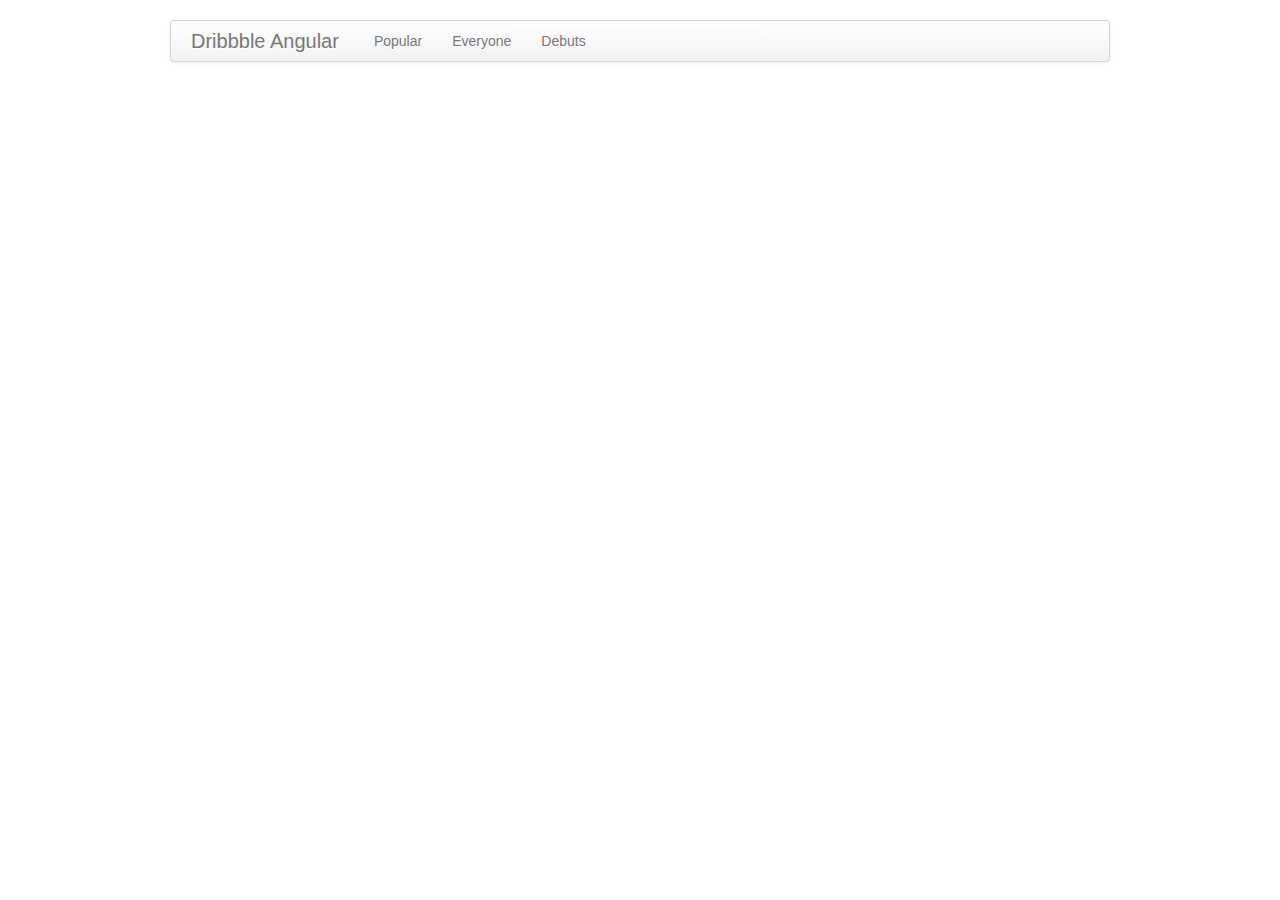
<file: index.html>
<!DOCTYPE html>
<html lang="en" ng-app="dabbble">
<head>
    <meta charset="utf-8">
    <title>Dribbble Angular</title>
    <link rel="stylesheet" href="lib/bootstrap/css/bootstrap.css" />
    <link rel="stylesheet" href="css/app.css" />
</head>
<body ng-controller="AppCtrl">
    <div class="container">
        <div class="navbar">
            <div class="navbar-inner">
                <a class="brand" href="#/">Dribbble Angular</a>
                <ul class="nav">
                    <li><a href="#/popular">Popular</a></li>
                    <li><a href="#/everyone">Everyone</a></li>
                    <li><a href="#/debuts">Debuts</a></li>
                </ul>
            </div>
        </div>
        <div ng-view></div>
    </div>
    <script src="lib/angular/angular.js"></script>
    <script src="js/app.js"></script>
    <script src="js/services.js"></script>
    <script src="js/controllers.js"></script>
    <script src="js/filters.js"></script>
    <script src="js/directives.js"></script>
</body>
</html>
</file>
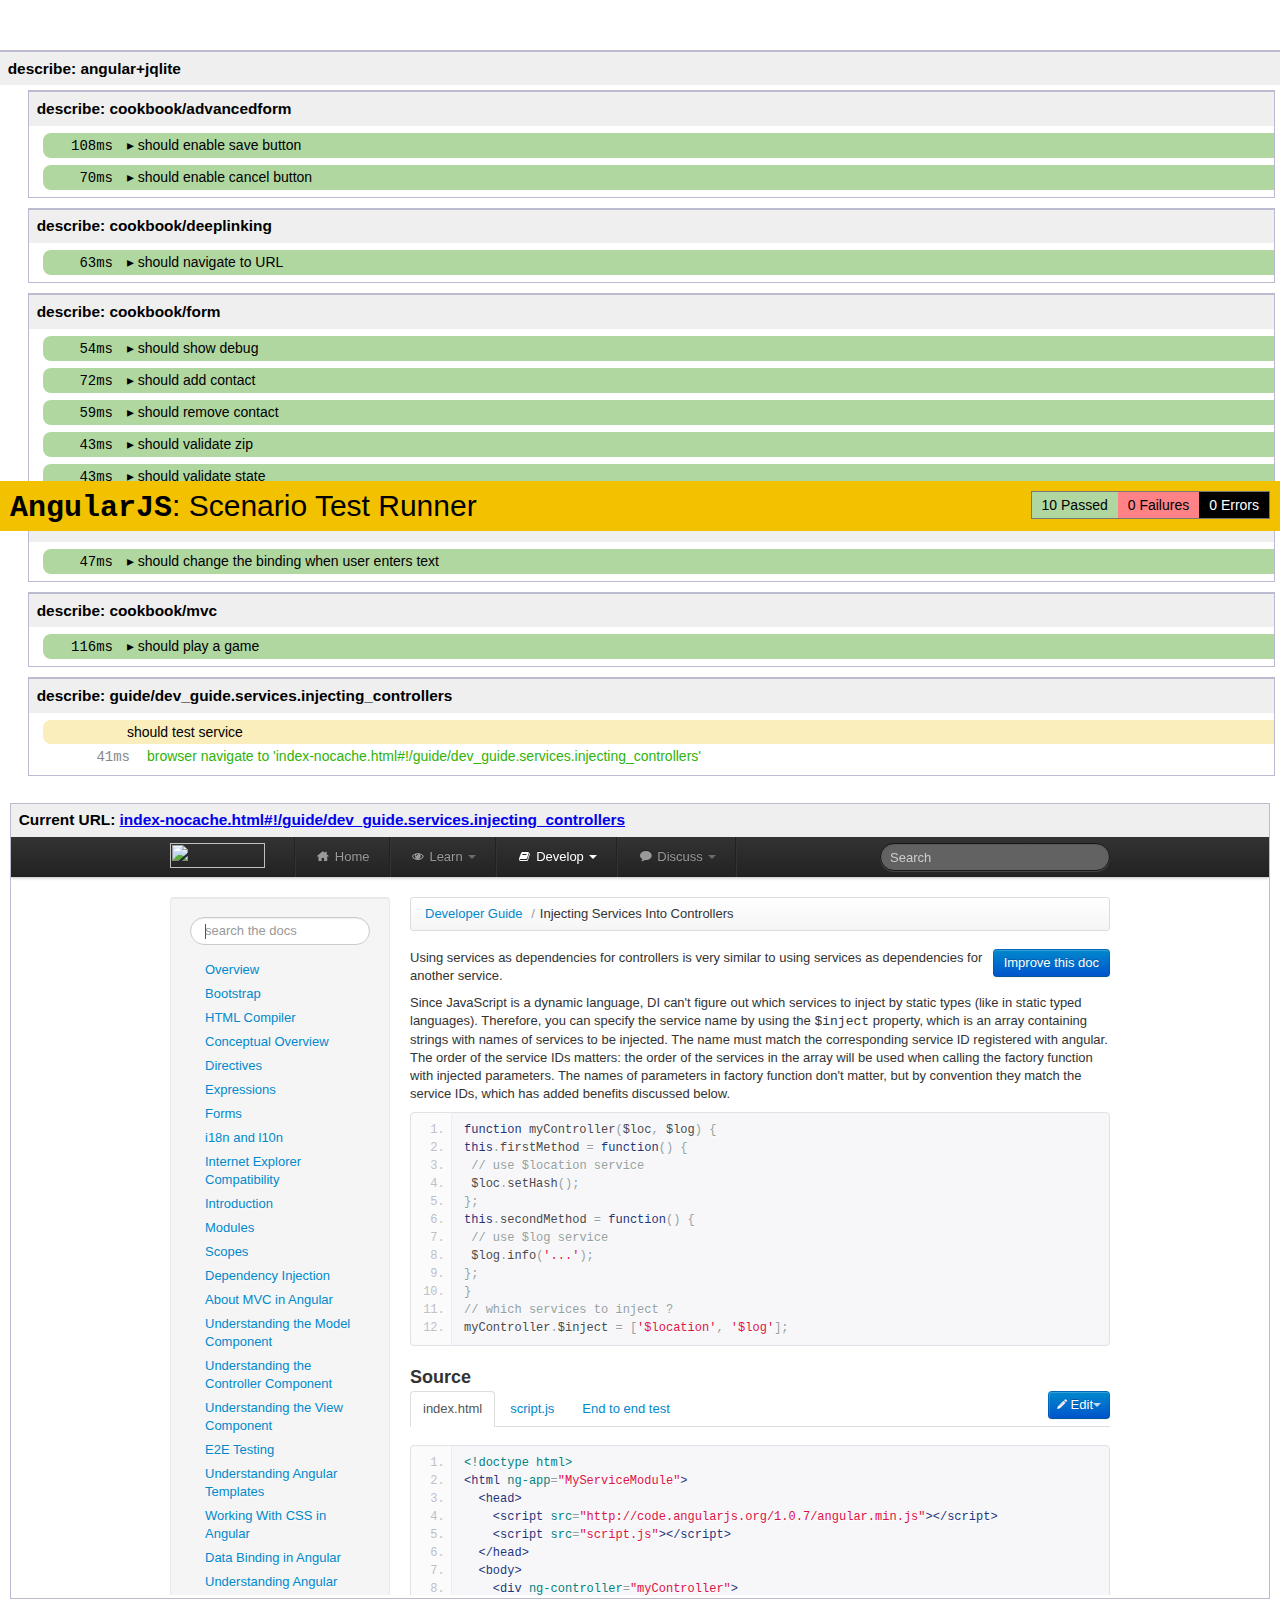
<file: lib/angular/docs/docs-scenario.html>
<!DOCTYPE HTML>
<html xmlns:ng="http://angularjs.org">
<head>
  <title>AngularJS Docs E2E Test Runner</title>
  <script>
    var production = location.hostname === 'docs.angularjs.org',
        headEl = document.head,
        angularVersion = {
          current: '1.0.7', // rewrite during build
          cdn: '1.0.6'
        };

    addTag('script', {src: path('angular-scenario.js')}, function() {
      addTag('script', {src: 'docs-scenario.js'}, function() {
        angular.scenario.setUpAndRun();
      });
    });

    function addTag(name, attributes, callback) {
      var el = document.createElement(name),
          attrName;

      for (attrName in attributes) {
        el.setAttribute(attrName, attributes[attrName]);
      }

      if (callback) {
        el.onload = callback;
      }

      headEl.appendChild(el);
    }


    function path(name) {
      return production
          ? 'http://code.angularjs.org/' + angularVersion.cdn + '/' + name
          : '../' + name;
    }
  </script>
</head>
<body>
</body>
</html>
</file>
<file: css/app.css>
.navbar {
  margin-top: 20px;
}

.shot .title {
  display: block;
  overflow: hidden;
  white-space: nowrap;
  text-overflow: ellipsis;
}


.stats {
  background: #CCC;
  opacity: 0.5;
  text-align: center;
  padding: 4px 0;
}

.stats .stat {
  padding: 5px;
}

.shot_image {
  width: 100%;
}


.shot_header {
  margin-bottom: 20px;
}

.shot_header h1 {
  font-size: 24px;
  line-height: 1;
  margin-top: 5px;
}

.shot_header img {
  height: 60px;
}


.comment img {
  height: 60px;
  width: 60px;
}
</file>
